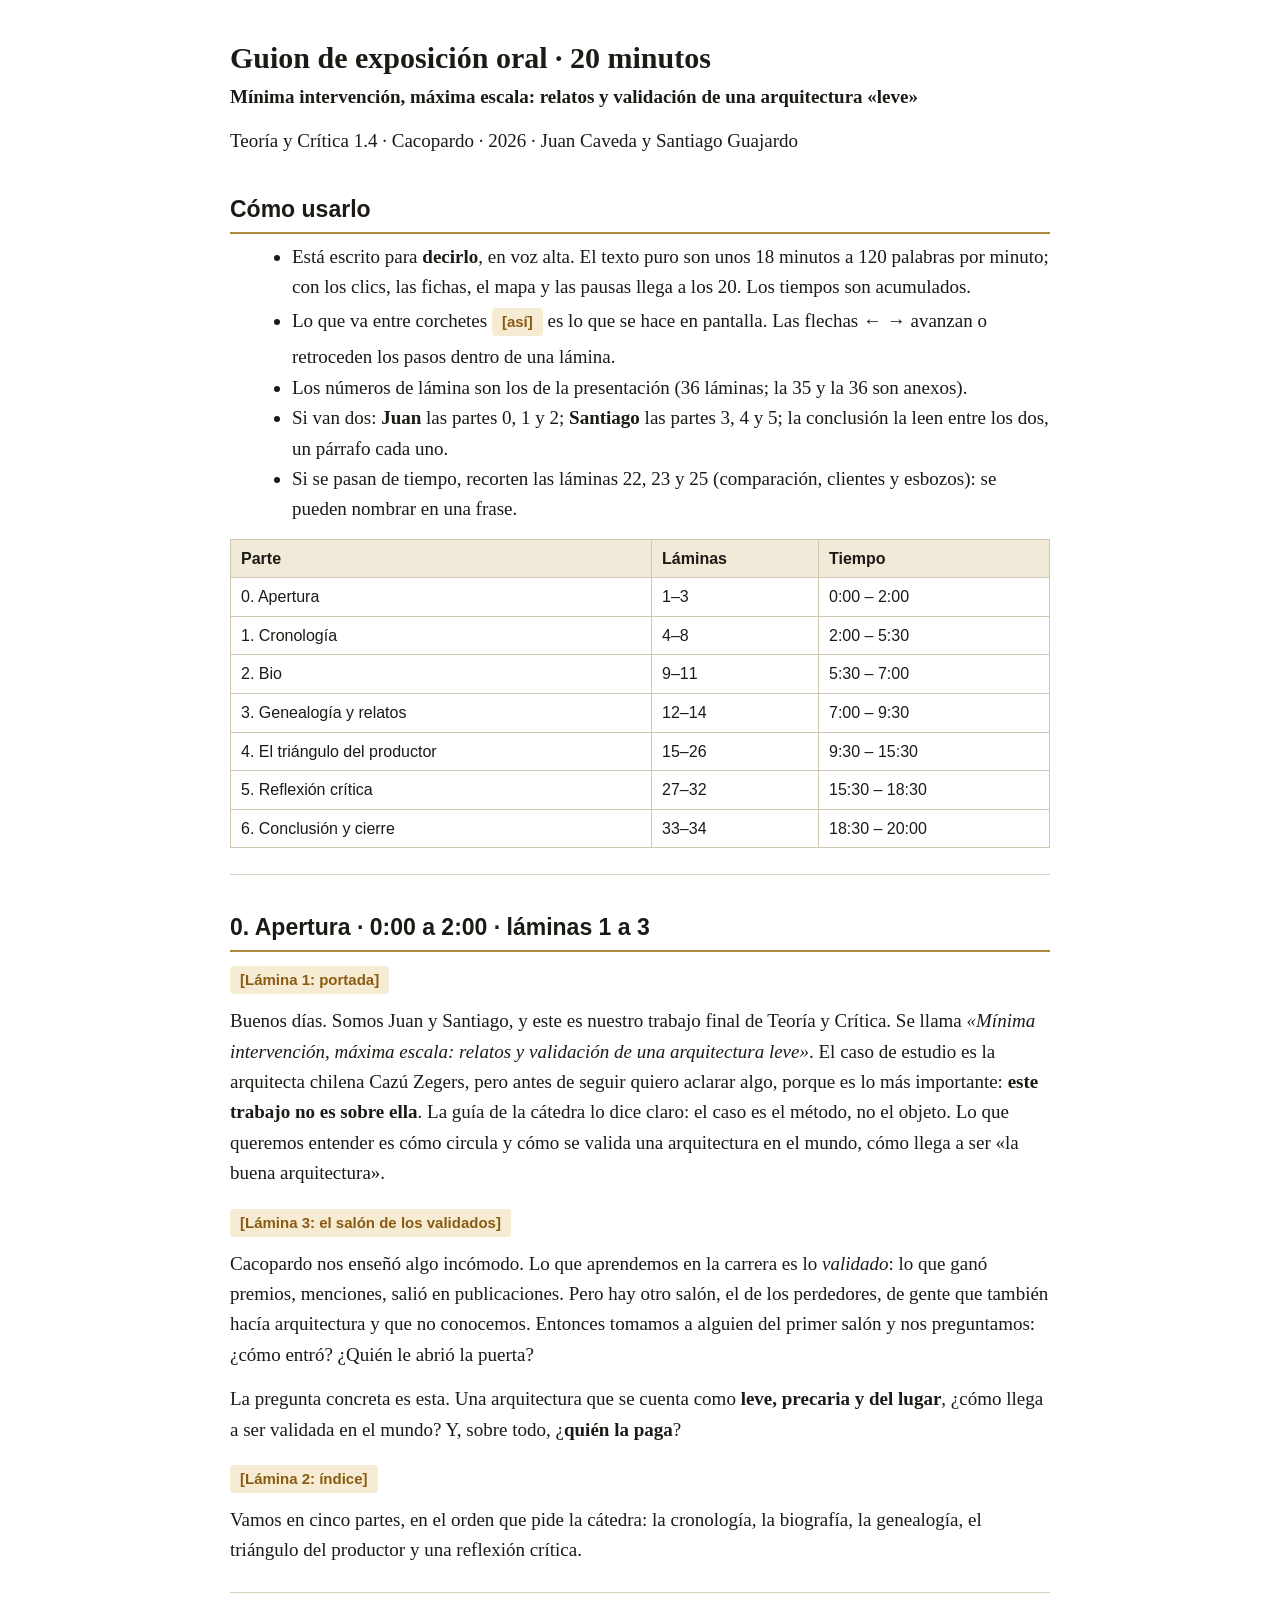
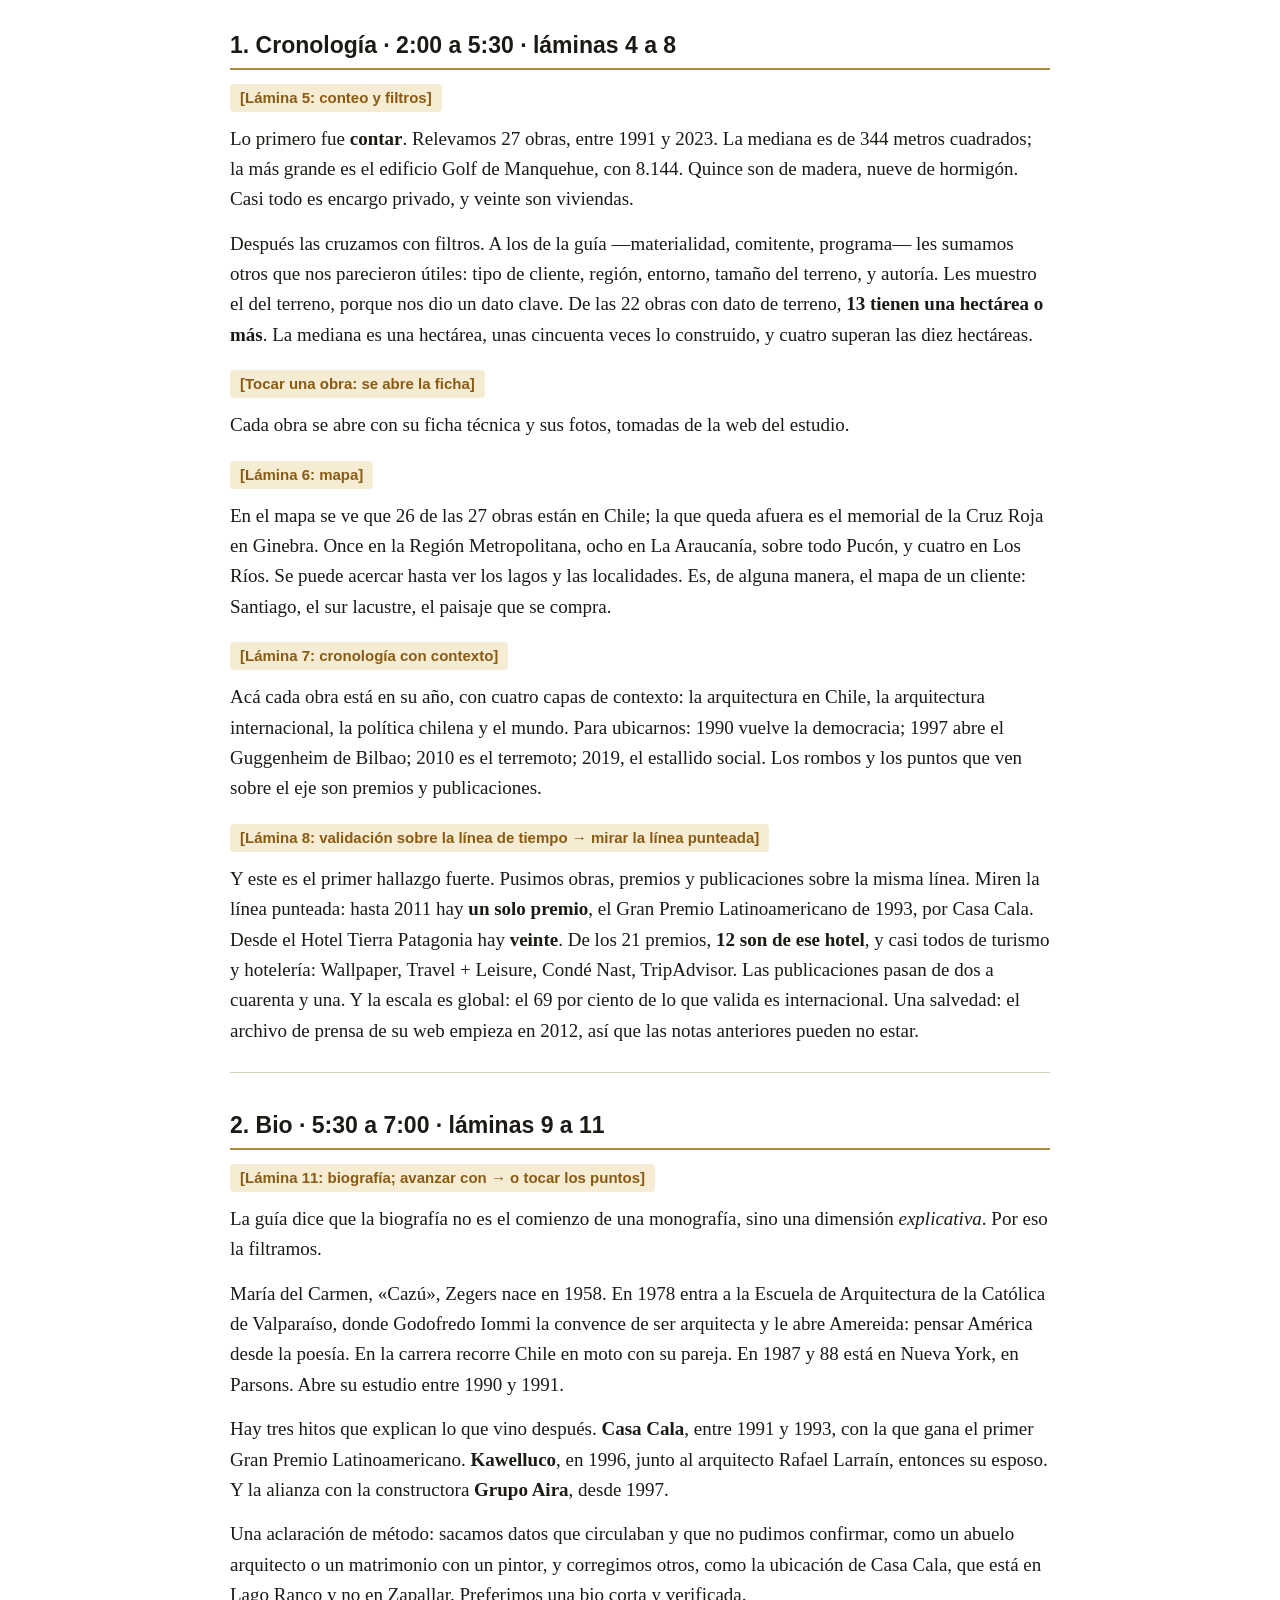
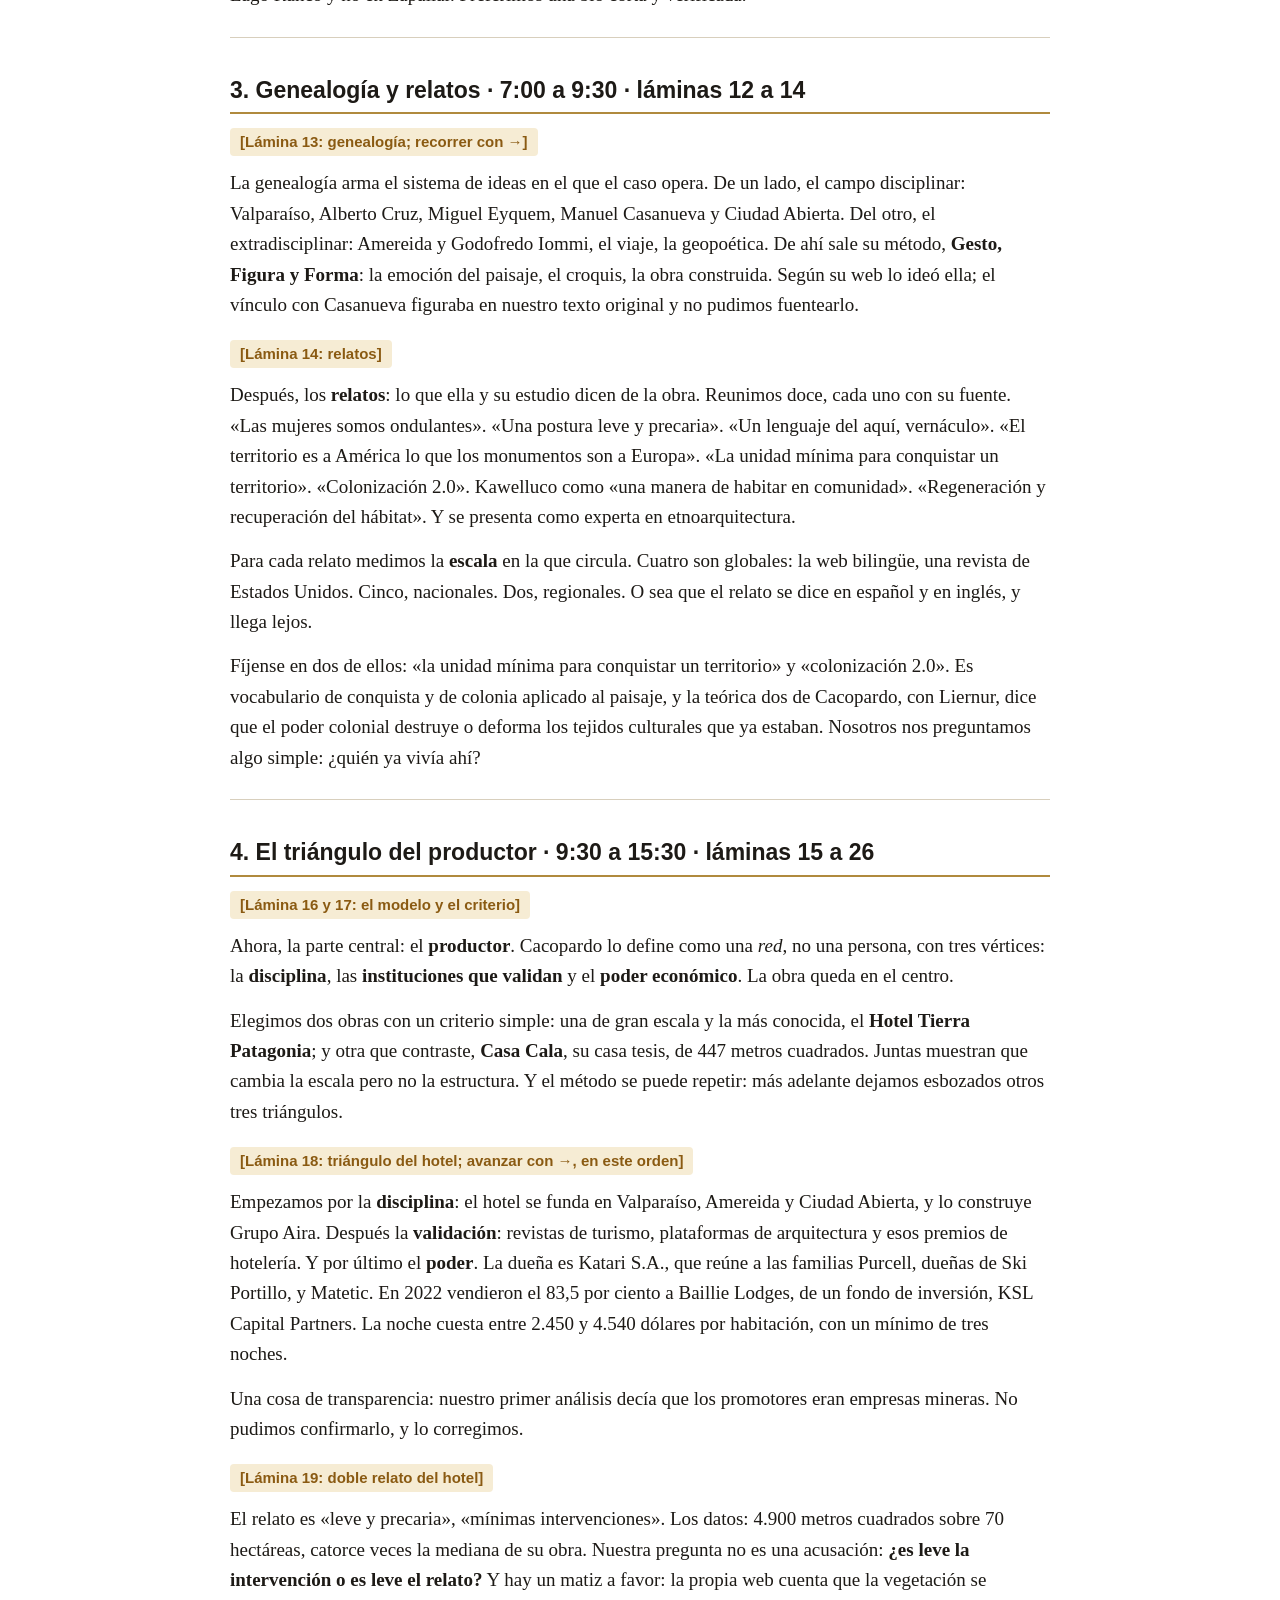
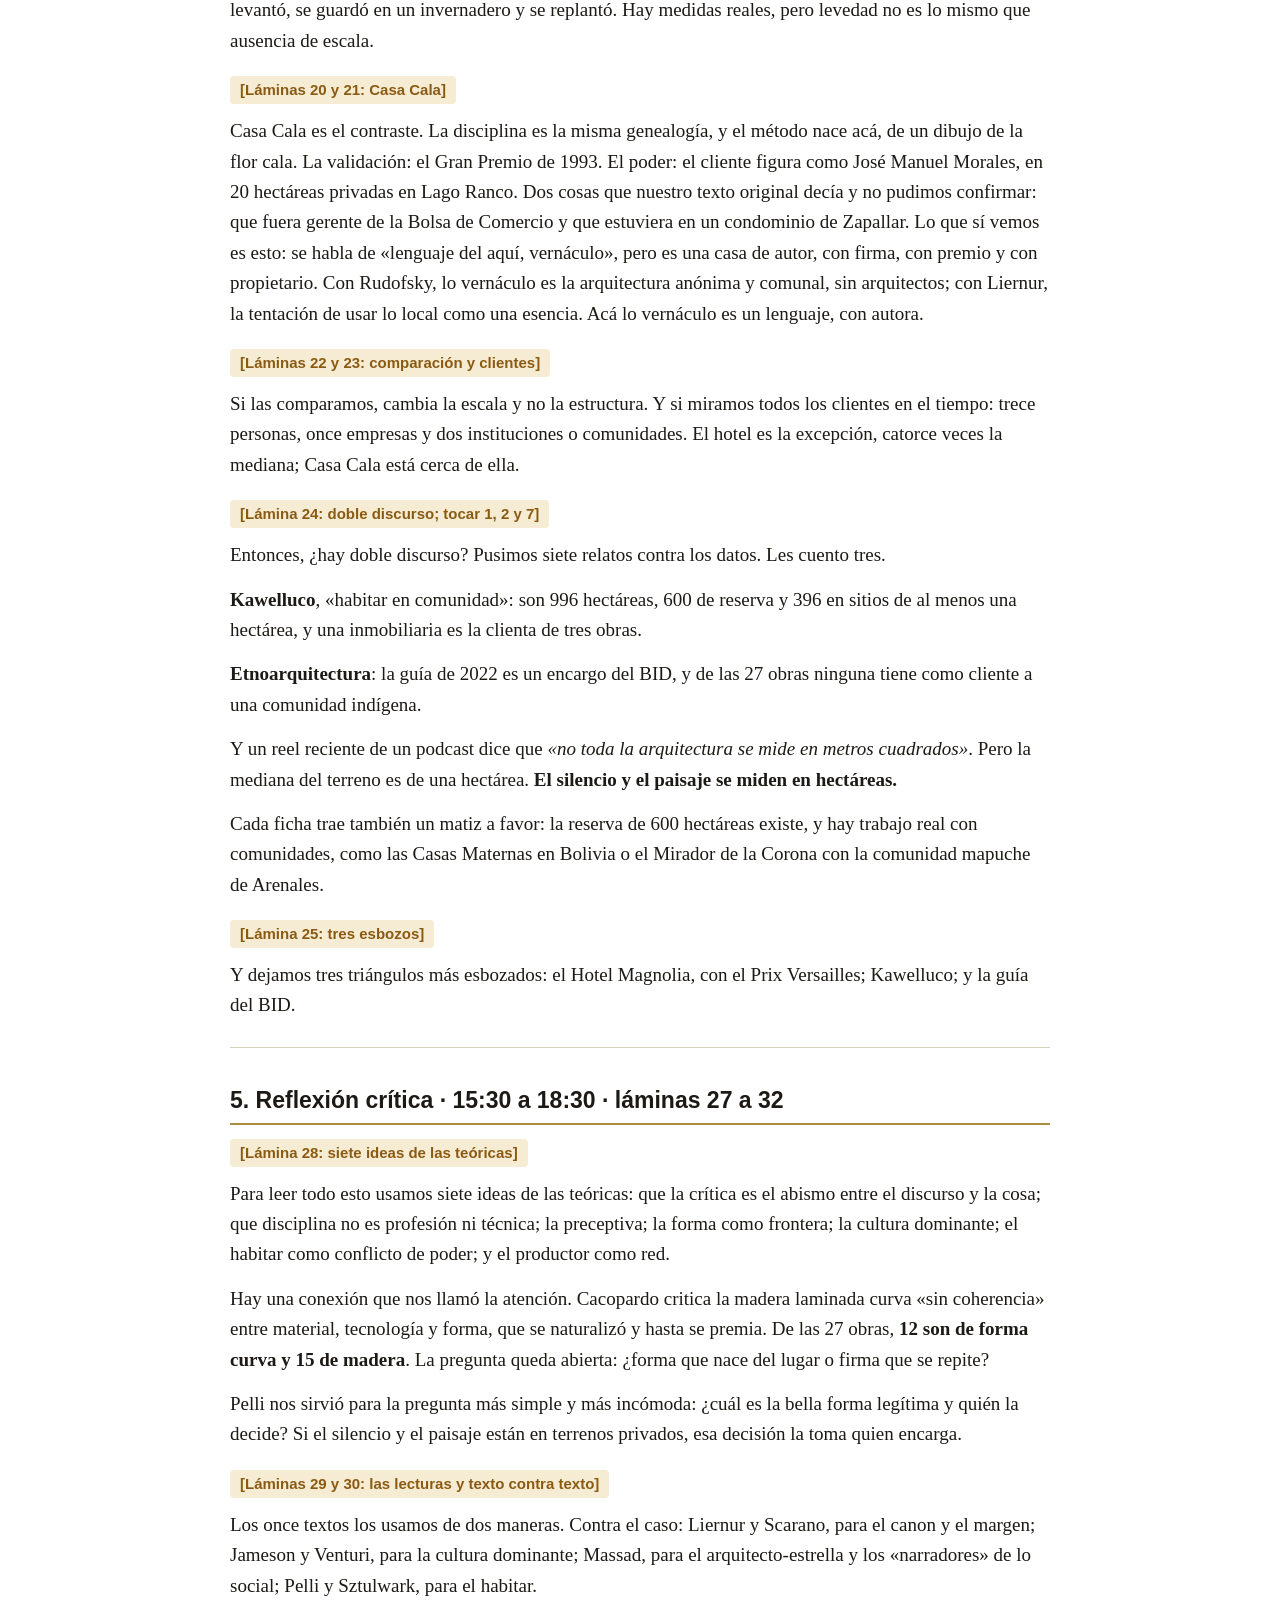
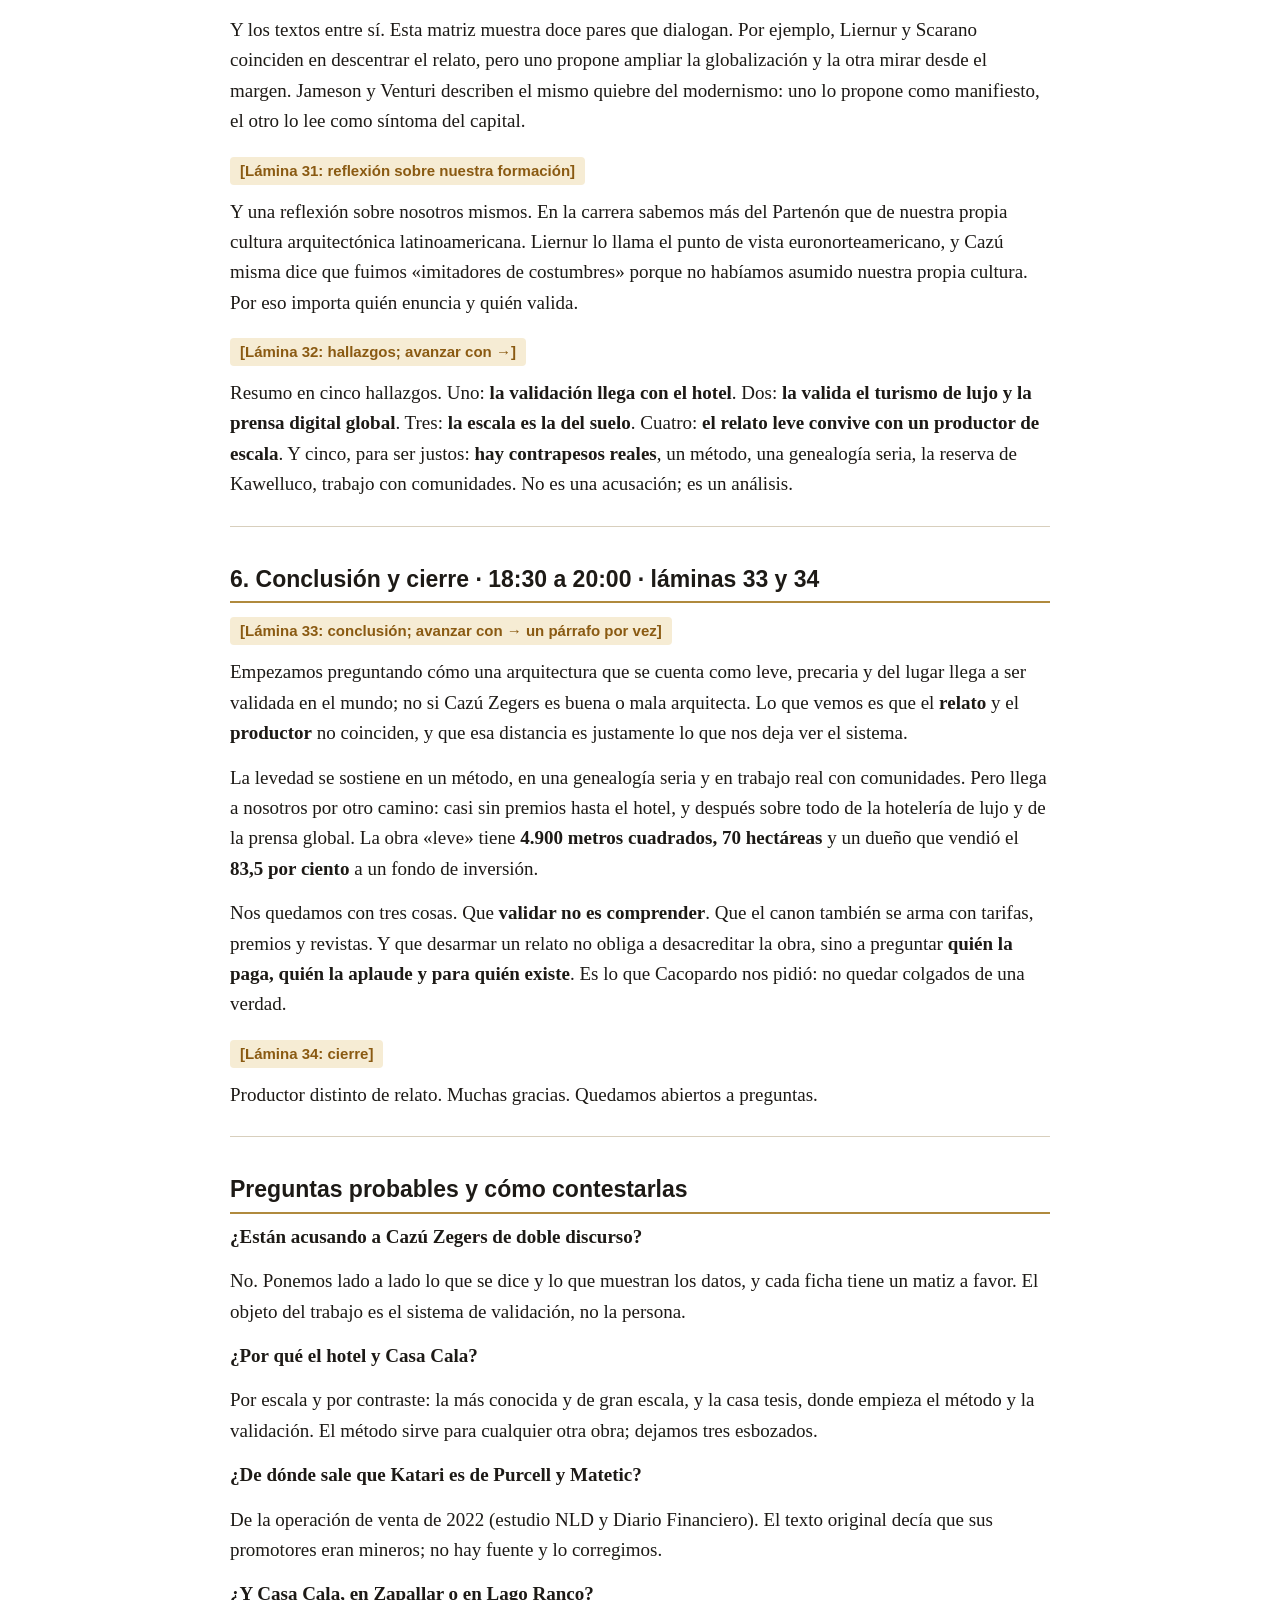
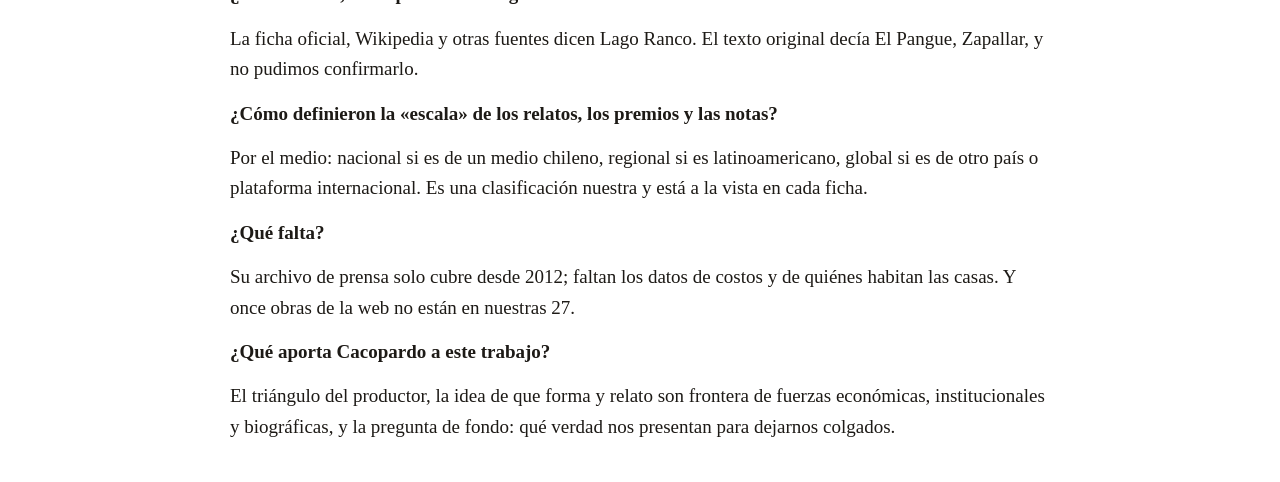
<file: guion-20-min.html>
<!doctype html><html lang="es"><head><meta charset="utf-8"><title>Guion de exposición · 20 minutos</title><meta name="viewport" content="width=device-width,initial-scale=1"><style>body{font-family:Georgia,"Times New Roman",serif;max-width:820px;margin:40px auto;padding:0 24px;color:#1d1a16;line-height:1.6;font-size:19px}h1{font-size:30px;line-height:1.2;margin:0 0 6px}h2{font-size:23px;margin:34px 0 8px;border-bottom:2px solid #b08a3e;padding-bottom:4px;font-family:Arial,sans-serif}p{margin:0 0 14px}.cue{font-family:Arial,sans-serif;font-size:15px;color:#8a5a12;font-weight:bold;background:#f6ecd4;display:inline-block;padding:2px 10px;border-radius:4px;margin:6px 0}p.cue{display:block;background:none;padding:0}ul{margin:0 0 14px 22px}table{border-collapse:collapse;width:100%;font-family:Arial,sans-serif;font-size:16px;margin:10px 0 20px}th,td{border:1px solid #cfc6b4;padding:6px 10px;text-align:left}th{background:#f1ead9}hr{border:0;border-top:1px solid #d8cfbd;margin:26px 0}@media print{body{margin:0;font-size:16px;max-width:none}h2{page-break-after:avoid}p{orphans:3;widows:3}}</style></head><body><h1>Guion de exposición oral · 20 minutos</h1>
<p><b>Mínima intervención, máxima escala: relatos y validación de una arquitectura «leve»</b></p>
<p>Teoría y Crítica 1.4 · Cacopardo · 2026 · Juan Caveda y Santiago Guajardo</p>
<h2>Cómo usarlo</h2>
<ul>
<li>Está escrito para <b>decirlo</b>, en voz alta. El texto puro son unos 18 minutos a 120 palabras por minuto; con los clics, las fichas, el mapa y las pausas llega a los 20. Los tiempos son acumulados.</li>
<li>Lo que va entre corchetes <span class="cue">[así]</span> es lo que se hace en pantalla. Las flechas ← → avanzan o retroceden los pasos dentro de una lámina.</li>
<li>Los números de lámina son los de la presentación (36 láminas; la 35 y la 36 son anexos).</li>
<li>Si van dos: <b>Juan</b> las partes 0, 1 y 2; <b>Santiago</b> las partes 3, 4 y 5; la conclusión la leen entre los dos, un párrafo cada uno.</li>
<li>Si se pasan de tiempo, recorten las láminas 22, 23 y 25 (comparación, clientes y esbozos): se pueden nombrar en una frase.</li>
</ul>
<table><tr><th>Parte</th><th>Láminas</th><th>Tiempo</th></tr><tr><td>0. Apertura</td><td>1–3</td><td>0:00 – 2:00</td></tr><tr><td>1. Cronología</td><td>4–8</td><td>2:00 – 5:30</td></tr><tr><td>2. Bio</td><td>9–11</td><td>5:30 – 7:00</td></tr><tr><td>3. Genealogía y relatos</td><td>12–14</td><td>7:00 – 9:30</td></tr><tr><td>4. El triángulo del productor</td><td>15–26</td><td>9:30 – 15:30</td></tr><tr><td>5. Reflexión crítica</td><td>27–32</td><td>15:30 – 18:30</td></tr><tr><td>6. Conclusión y cierre</td><td>33–34</td><td>18:30 – 20:00</td></tr></table>
<hr>
<h2>0. Apertura · 0:00 a 2:00 · láminas 1 a 3</h2>
<p class="cue"><span class="cue">[Lámina 1: portada]</span></p>
<p>Buenos días. Somos Juan y Santiago, y este es nuestro trabajo final de Teoría y Crítica. Se llama <i>«Mínima intervención, máxima escala: relatos y validación de una arquitectura leve»</i>. El caso de estudio es la arquitecta chilena Cazú Zegers, pero antes de seguir quiero aclarar algo, porque es lo más importante: <b>este trabajo no es sobre ella</b>. La guía de la cátedra lo dice claro: el caso es el método, no el objeto. Lo que queremos entender es cómo circula y cómo se valida una arquitectura en el mundo, cómo llega a ser «la buena arquitectura».</p>
<p class="cue"><span class="cue">[Lámina 3: el salón de los validados]</span></p>
<p>Cacopardo nos enseñó algo incómodo. Lo que aprendemos en la carrera es lo <i>validado</i>: lo que ganó premios, menciones, salió en publicaciones. Pero hay otro salón, el de los perdedores, de gente que también hacía arquitectura y que no conocemos. Entonces tomamos a alguien del primer salón y nos preguntamos: ¿cómo entró? ¿Quién le abrió la puerta?</p>
<p>La pregunta concreta es esta. Una arquitectura que se cuenta como <b>leve, precaria y del lugar</b>, ¿cómo llega a ser validada en el mundo? Y, sobre todo, ¿<b>quién la paga</b>?</p>
<p class="cue"><span class="cue">[Lámina 2: índice]</span></p>
<p>Vamos en cinco partes, en el orden que pide la cátedra: la cronología, la biografía, la genealogía, el triángulo del productor y una reflexión crítica.</p>
<hr>
<h2>1. Cronología · 2:00 a 5:30 · láminas 4 a 8</h2>
<p class="cue"><span class="cue">[Lámina 5: conteo y filtros]</span></p>
<p>Lo primero fue <b>contar</b>. Relevamos 27 obras, entre 1991 y 2023. La mediana es de 344 metros cuadrados; la más grande es el edificio Golf de Manquehue, con 8.144. Quince son de madera, nueve de hormigón. Casi todo es encargo privado, y veinte son viviendas.</p>
<p>Después las cruzamos con filtros. A los de la guía —materialidad, comitente, programa— les sumamos otros que nos parecieron útiles: tipo de cliente, región, entorno, tamaño del terreno, y autoría. Les muestro el del terreno, porque nos dio un dato clave. De las 22 obras con dato de terreno, <b>13 tienen una hectárea o más</b>. La mediana es una hectárea, unas cincuenta veces lo construido, y cuatro superan las diez hectáreas.</p>
<p class="cue"><span class="cue">[Tocar una obra: se abre la ficha]</span></p>
<p>Cada obra se abre con su ficha técnica y sus fotos, tomadas de la web del estudio.</p>
<p class="cue"><span class="cue">[Lámina 6: mapa]</span></p>
<p>En el mapa se ve que 26 de las 27 obras están en Chile; la que queda afuera es el memorial de la Cruz Roja en Ginebra. Once en la Región Metropolitana, ocho en La Araucanía, sobre todo Pucón, y cuatro en Los Ríos. Se puede acercar hasta ver los lagos y las localidades. Es, de alguna manera, el mapa de un cliente: Santiago, el sur lacustre, el paisaje que se compra.</p>
<p class="cue"><span class="cue">[Lámina 7: cronología con contexto]</span></p>
<p>Acá cada obra está en su año, con cuatro capas de contexto: la arquitectura en Chile, la arquitectura internacional, la política chilena y el mundo. Para ubicarnos: 1990 vuelve la democracia; 1997 abre el Guggenheim de Bilbao; 2010 es el terremoto; 2019, el estallido social. Los rombos y los puntos que ven sobre el eje son premios y publicaciones.</p>
<p class="cue"><span class="cue">[Lámina 8: validación sobre la línea de tiempo → mirar la línea punteada]</span></p>
<p>Y este es el primer hallazgo fuerte. Pusimos obras, premios y publicaciones sobre la misma línea. Miren la línea punteada: hasta 2011 hay <b>un solo premio</b>, el Gran Premio Latinoamericano de 1993, por Casa Cala. Desde el Hotel Tierra Patagonia hay <b>veinte</b>. De los 21 premios, <b>12 son de ese hotel</b>, y casi todos de turismo y hotelería: Wallpaper, Travel + Leisure, Condé Nast, TripAdvisor. Las publicaciones pasan de dos a cuarenta y una. Y la escala es global: el 69 por ciento de lo que valida es internacional. Una salvedad: el archivo de prensa de su web empieza en 2012, así que las notas anteriores pueden no estar.</p>
<hr>
<h2>2. Bio · 5:30 a 7:00 · láminas 9 a 11</h2>
<p class="cue"><span class="cue">[Lámina 11: biografía; avanzar con → o tocar los puntos]</span></p>
<p>La guía dice que la biografía no es el comienzo de una monografía, sino una dimensión <i>explicativa</i>. Por eso la filtramos.</p>
<p>María del Carmen, «Cazú», Zegers nace en 1958. En 1978 entra a la Escuela de Arquitectura de la Católica de Valparaíso, donde Godofredo Iommi la convence de ser arquitecta y le abre Amereida: pensar América desde la poesía. En la carrera recorre Chile en moto con su pareja. En 1987 y 88 está en Nueva York, en Parsons. Abre su estudio entre 1990 y 1991.</p>
<p>Hay tres hitos que explican lo que vino después. <b>Casa Cala</b>, entre 1991 y 1993, con la que gana el primer Gran Premio Latinoamericano. <b>Kawelluco</b>, en 1996, junto al arquitecto Rafael Larraín, entonces su esposo. Y la alianza con la constructora <b>Grupo Aira</b>, desde 1997.</p>
<p>Una aclaración de método: sacamos datos que circulaban y que no pudimos confirmar, como un abuelo arquitecto o un matrimonio con un pintor, y corregimos otros, como la ubicación de Casa Cala, que está en Lago Ranco y no en Zapallar. Preferimos una bio corta y verificada.</p>
<hr>
<h2>3. Genealogía y relatos · 7:00 a 9:30 · láminas 12 a 14</h2>
<p class="cue"><span class="cue">[Lámina 13: genealogía; recorrer con →]</span></p>
<p>La genealogía arma el sistema de ideas en el que el caso opera. De un lado, el campo disciplinar: Valparaíso, Alberto Cruz, Miguel Eyquem, Manuel Casanueva y Ciudad Abierta. Del otro, el extradisciplinar: Amereida y Godofredo Iommi, el viaje, la geopoética. De ahí sale su método, <b>Gesto, Figura y Forma</b>: la emoción del paisaje, el croquis, la obra construida. Según su web lo ideó ella; el vínculo con Casanueva figuraba en nuestro texto original y no pudimos fuentearlo.</p>
<p class="cue"><span class="cue">[Lámina 14: relatos]</span></p>
<p>Después, los <b>relatos</b>: lo que ella y su estudio dicen de la obra. Reunimos doce, cada uno con su fuente. «Las mujeres somos ondulantes». «Una postura leve y precaria». «Un lenguaje del aquí, vernáculo». «El territorio es a América lo que los monumentos son a Europa». «La unidad mínima para conquistar un territorio». «Colonización 2.0». Kawelluco como «una manera de habitar en comunidad». «Regeneración y recuperación del hábitat». Y se presenta como experta en etnoarquitectura.</p>
<p>Para cada relato medimos la <b>escala</b> en la que circula. Cuatro son globales: la web bilingüe, una revista de Estados Unidos. Cinco, nacionales. Dos, regionales. O sea que el relato se dice en español y en inglés, y llega lejos.</p>
<p>Fíjense en dos de ellos: «la unidad mínima para conquistar un territorio» y «colonización 2.0». Es vocabulario de conquista y de colonia aplicado al paisaje, y la teórica dos de Cacopardo, con Liernur, dice que el poder colonial destruye o deforma los tejidos culturales que ya estaban. Nosotros nos preguntamos algo simple: ¿quién ya vivía ahí?</p>
<hr>
<h2>4. El triángulo del productor · 9:30 a 15:30 · láminas 15 a 26</h2>
<p class="cue"><span class="cue">[Lámina 16 y 17: el modelo y el criterio]</span></p>
<p>Ahora, la parte central: el <b>productor</b>. Cacopardo lo define como una <i>red</i>, no una persona, con tres vértices: la <b>disciplina</b>, las <b>instituciones que validan</b> y el <b>poder económico</b>. La obra queda en el centro.</p>
<p>Elegimos dos obras con un criterio simple: una de gran escala y la más conocida, el <b>Hotel Tierra Patagonia</b>; y otra que contraste, <b>Casa Cala</b>, su casa tesis, de 447 metros cuadrados. Juntas muestran que cambia la escala pero no la estructura. Y el método se puede repetir: más adelante dejamos esbozados otros tres triángulos.</p>
<p class="cue"><span class="cue">[Lámina 18: triángulo del hotel; avanzar con →, en este orden]</span></p>
<p>Empezamos por la <b>disciplina</b>: el hotel se funda en Valparaíso, Amereida y Ciudad Abierta, y lo construye Grupo Aira. Después la <b>validación</b>: revistas de turismo, plataformas de arquitectura y esos premios de hotelería. Y por último el <b>poder</b>. La dueña es Katari S.A., que reúne a las familias Purcell, dueñas de Ski Portillo, y Matetic. En 2022 vendieron el 83,5 por ciento a Baillie Lodges, de un fondo de inversión, KSL Capital Partners. La noche cuesta entre 2.450 y 4.540 dólares por habitación, con un mínimo de tres noches.</p>
<p>Una cosa de transparencia: nuestro primer análisis decía que los promotores eran empresas mineras. No pudimos confirmarlo, y lo corregimos.</p>
<p class="cue"><span class="cue">[Lámina 19: doble relato del hotel]</span></p>
<p>El relato es «leve y precaria», «mínimas intervenciones». Los datos: 4.900 metros cuadrados sobre 70 hectáreas, catorce veces la mediana de su obra. Nuestra pregunta no es una acusación: <b>¿es leve la intervención o es leve el relato?</b> Y hay un matiz a favor: la propia web cuenta que la vegetación se levantó, se guardó en un invernadero y se replantó. Hay medidas reales, pero levedad no es lo mismo que ausencia de escala.</p>
<p class="cue"><span class="cue">[Láminas 20 y 21: Casa Cala]</span></p>
<p>Casa Cala es el contraste. La disciplina es la misma genealogía, y el método nace acá, de un dibujo de la flor cala. La validación: el Gran Premio de 1993. El poder: el cliente figura como José Manuel Morales, en 20 hectáreas privadas en Lago Ranco. Dos cosas que nuestro texto original decía y no pudimos confirmar: que fuera gerente de la Bolsa de Comercio y que estuviera en un condominio de Zapallar. Lo que sí vemos es esto: se habla de «lenguaje del aquí, vernáculo», pero es una casa de autor, con firma, con premio y con propietario. Con Rudofsky, lo vernáculo es la arquitectura anónima y comunal, sin arquitectos; con Liernur, la tentación de usar lo local como una esencia. Acá lo vernáculo es un lenguaje, con autora.</p>
<p class="cue"><span class="cue">[Láminas 22 y 23: comparación y clientes]</span></p>
<p>Si las comparamos, cambia la escala y no la estructura. Y si miramos todos los clientes en el tiempo: trece personas, once empresas y dos instituciones o comunidades. El hotel es la excepción, catorce veces la mediana; Casa Cala está cerca de ella.</p>
<p class="cue"><span class="cue">[Lámina 24: doble discurso; tocar 1, 2 y 7]</span></p>
<p>Entonces, ¿hay doble discurso? Pusimos siete relatos contra los datos. Les cuento tres.</p>
<p><b>Kawelluco</b>, «habitar en comunidad»: son 996 hectáreas, 600 de reserva y 396 en sitios de al menos una hectárea, y una inmobiliaria es la clienta de tres obras.</p>
<p><b>Etnoarquitectura</b>: la guía de 2022 es un encargo del BID, y de las 27 obras ninguna tiene como cliente a una comunidad indígena.</p>
<p>Y un reel reciente de un podcast dice que <i>«no toda la arquitectura se mide en metros cuadrados»</i>. Pero la mediana del terreno es de una hectárea. <b>El silencio y el paisaje se miden en hectáreas.</b></p>
<p>Cada ficha trae también un matiz a favor: la reserva de 600 hectáreas existe, y hay trabajo real con comunidades, como las Casas Maternas en Bolivia o el Mirador de la Corona con la comunidad mapuche de Arenales.</p>
<p class="cue"><span class="cue">[Lámina 25: tres esbozos]</span></p>
<p>Y dejamos tres triángulos más esbozados: el Hotel Magnolia, con el Prix Versailles; Kawelluco; y la guía del BID.</p>
<hr>
<h2>5. Reflexión crítica · 15:30 a 18:30 · láminas 27 a 32</h2>
<p class="cue"><span class="cue">[Lámina 28: siete ideas de las teóricas]</span></p>
<p>Para leer todo esto usamos siete ideas de las teóricas: que la crítica es el abismo entre el discurso y la cosa; que disciplina no es profesión ni técnica; la preceptiva; la forma como frontera; la cultura dominante; el habitar como conflicto de poder; y el productor como red.</p>
<p>Hay una conexión que nos llamó la atención. Cacopardo critica la madera laminada curva «sin coherencia» entre material, tecnología y forma, que se naturalizó y hasta se premia. De las 27 obras, <b>12 son de forma curva y 15 de madera</b>. La pregunta queda abierta: ¿forma que nace del lugar o firma que se repite?</p>
<p>Pelli nos sirvió para la pregunta más simple y más incómoda: ¿cuál es la bella forma legítima y quién la decide? Si el silencio y el paisaje están en terrenos privados, esa decisión la toma quien encarga.</p>
<p class="cue"><span class="cue">[Láminas 29 y 30: las lecturas y texto contra texto]</span></p>
<p>Los once textos los usamos de dos maneras. Contra el caso: Liernur y Scarano, para el canon y el margen; Jameson y Venturi, para la cultura dominante; Massad, para el arquitecto-estrella y los «narradores» de lo social; Pelli y Sztulwark, para el habitar.</p>
<p>Y los textos entre sí. Esta matriz muestra doce pares que dialogan. Por ejemplo, Liernur y Scarano coinciden en descentrar el relato, pero uno propone ampliar la globalización y la otra mirar desde el margen. Jameson y Venturi describen el mismo quiebre del modernismo: uno lo propone como manifiesto, el otro lo lee como síntoma del capital.</p>
<p class="cue"><span class="cue">[Lámina 31: reflexión sobre nuestra formación]</span></p>
<p>Y una reflexión sobre nosotros mismos. En la carrera sabemos más del Partenón que de nuestra propia cultura arquitectónica latinoamericana. Liernur lo llama el punto de vista euronorteamericano, y Cazú misma dice que fuimos «imitadores de costumbres» porque no habíamos asumido nuestra propia cultura. Por eso importa quién enuncia y quién valida.</p>
<p class="cue"><span class="cue">[Lámina 32: hallazgos; avanzar con →]</span></p>
<p>Resumo en cinco hallazgos. Uno: <b>la validación llega con el hotel</b>. Dos: <b>la valida el turismo de lujo y la prensa digital global</b>. Tres: <b>la escala es la del suelo</b>. Cuatro: <b>el relato leve convive con un productor de escala</b>. Y cinco, para ser justos: <b>hay contrapesos reales</b>, un método, una genealogía seria, la reserva de Kawelluco, trabajo con comunidades. No es una acusación; es un análisis.</p>
<hr>
<h2>6. Conclusión y cierre · 18:30 a 20:00 · láminas 33 y 34</h2>
<p class="cue"><span class="cue">[Lámina 33: conclusión; avanzar con → un párrafo por vez]</span></p>
<p>Empezamos preguntando cómo una arquitectura que se cuenta como leve, precaria y del lugar llega a ser validada en el mundo; no si Cazú Zegers es buena o mala arquitecta. Lo que vemos es que el <b>relato</b> y el <b>productor</b> no coinciden, y que esa distancia es justamente lo que nos deja ver el sistema.</p>
<p>La levedad se sostiene en un método, en una genealogía seria y en trabajo real con comunidades. Pero llega a nosotros por otro camino: casi sin premios hasta el hotel, y después sobre todo de la hotelería de lujo y de la prensa global. La obra «leve» tiene <b>4.900 metros cuadrados, 70 hectáreas</b> y un dueño que vendió el <b>83,5 por ciento</b> a un fondo de inversión.</p>
<p>Nos quedamos con tres cosas. Que <b>validar no es comprender</b>. Que el canon también se arma con tarifas, premios y revistas. Y que desarmar un relato no obliga a desacreditar la obra, sino a preguntar <b>quién la paga, quién la aplaude y para quién existe</b>. Es lo que Cacopardo nos pidió: no quedar colgados de una verdad.</p>
<p class="cue"><span class="cue">[Lámina 34: cierre]</span></p>
<p>Productor distinto de relato. Muchas gracias. Quedamos abiertos a preguntas.</p>
<hr>
<h2>Preguntas probables y cómo contestarlas</h2>
<p><b>¿Están acusando a Cazú Zegers de doble discurso?</b></p>
<p>No. Ponemos lado a lado lo que se dice y lo que muestran los datos, y cada ficha tiene un matiz a favor. El objeto del trabajo es el sistema de validación, no la persona.</p>
<p><b>¿Por qué el hotel y Casa Cala?</b></p>
<p>Por escala y por contraste: la más conocida y de gran escala, y la casa tesis, donde empieza el método y la validación. El método sirve para cualquier otra obra; dejamos tres esbozados.</p>
<p><b>¿De dónde sale que Katari es de Purcell y Matetic?</b></p>
<p>De la operación de venta de 2022 (estudio NLD y Diario Financiero). El texto original decía que sus promotores eran mineros; no hay fuente y lo corregimos.</p>
<p><b>¿Y Casa Cala, en Zapallar o en Lago Ranco?</b></p>
<p>La ficha oficial, Wikipedia y otras fuentes dicen Lago Ranco. El texto original decía El Pangue, Zapallar, y no pudimos confirmarlo.</p>
<p><b>¿Cómo definieron la «escala» de los relatos, los premios y las notas?</b></p>
<p>Por el medio: nacional si es de un medio chileno, regional si es latinoamericano, global si es de otro país o plataforma internacional. Es una clasificación nuestra y está a la vista en cada ficha.</p>
<p><b>¿Qué falta?</b></p>
<p>Su archivo de prensa solo cubre desde 2012; faltan los datos de costos y de quiénes habitan las casas. Y once obras de la web no están en nuestras 27.</p>
<p><b>¿Qué aporta Cacopardo a este trabajo?</b></p>
<p>El triángulo del productor, la idea de que forma y relato son frontera de fuerzas económicas, institucionales y biográficas, y la pregunta de fondo: qué verdad nos presentan para dejarnos colgados.</p></body></html>
</file>
